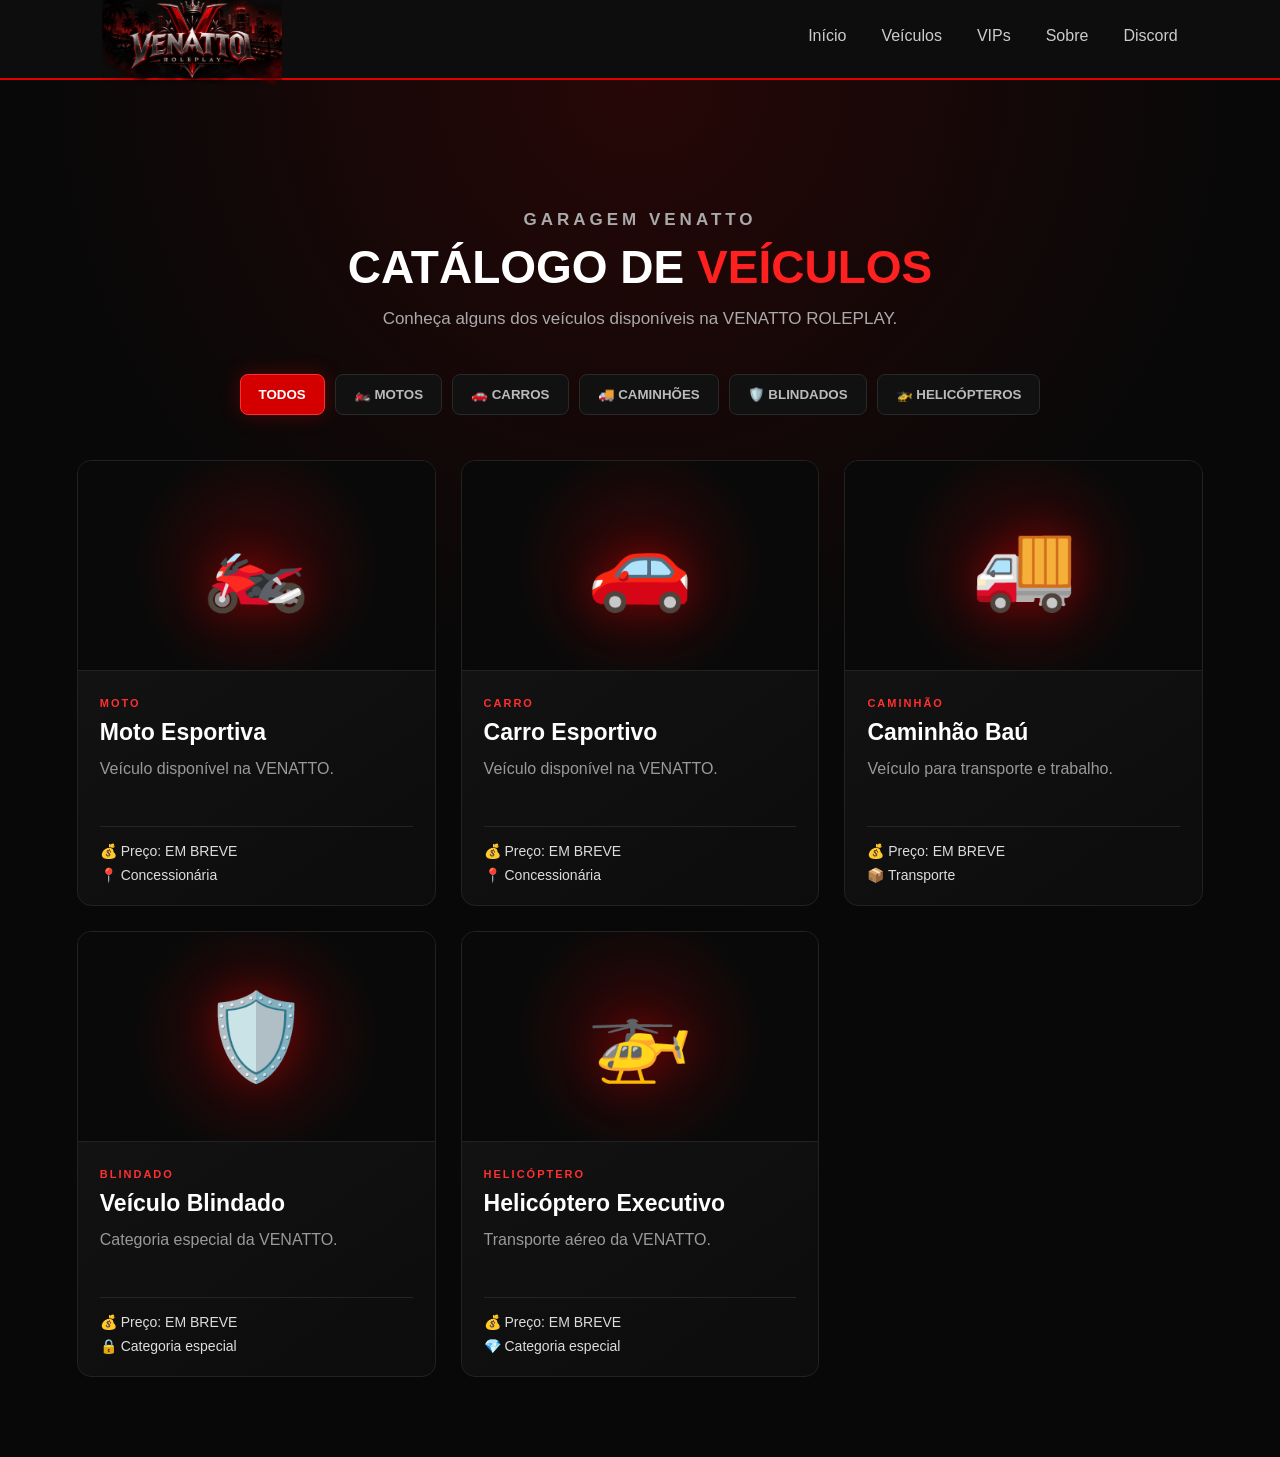
<file: veiculos.html>
<!DOCTYPE html>
<html lang="pt-BR">

<head>
    <meta charset="UTF-8">
    <meta name="viewport" content="width=device-width, initial-scale=1.0">

    <title>Veículos | VENATTO ROLEPLAY</title>

    <link rel="stylesheet" href="style.css">
</head>

<body>

    <header>
        <a href="index.html" class="logo">
    <img src="img/logo-venatto.png" alt="VENATTO ROLEPLAY">
</a>

        <nav>
            <a href="index.html">Início</a>
            <a href="veiculos.html">Veículos</a>
            <a href="index.html#vips">VIPs</a>
            <a href="index.html#sobre">Sobre</a>
            <a href="index.html#discord">Discord</a>
        </nav>
    </header>


    <main class="pagina-veiculos">

        <section class="veiculos-topo">

            <p class="veiculos-tag">GARAGEM VENATTO</p>

            <h2>CATÁLOGO DE <span>VEÍCULOS</span></h2>

            <p>
                Conheça alguns dos veículos disponíveis na
                VENATTO ROLEPLAY.
            </p>

        </section>


        <!-- CATEGORIAS -->

        <div class="veiculos-categorias">

            <button class="categoria ativa" data-categoria="todos">
                TODOS
            </button>

            <button class="categoria" data-categoria="motos">
                🏍️ MOTOS
            </button>

            <button class="categoria" data-categoria="carros">
                🚗 CARROS
            </button>

            <button class="categoria" data-categoria="caminhoes">
                🚚 CAMINHÕES
            </button>

            <button class="categoria" data-categoria="blindados">
                🛡️ BLINDADOS
            </button>

            <button class="categoria" data-categoria="helicopteros">
                🚁 HELICÓPTEROS
            </button>

        </div>


        <!-- CATÁLOGO -->

        <section class="catalogo-veiculos">


            <!-- MOTO -->

            <div class="veiculo-card" data-categoria="motos">

                <div class="veiculo-imagem">
                    <span>🏍️</span>
                </div>

                <div class="veiculo-info">

                    <span class="veiculo-tipo">
                        MOTO
                    </span>

                    <h3>Moto Esportiva</h3>

                    <p>
                        Veículo disponível na VENATTO.
                    </p>

                    <div class="veiculo-detalhes">

                        <span>💰 Preço: EM BREVE</span>

                        <span>
                            📍 Concessionária
                        </span>

                    </div>

                </div>

            </div>


            <!-- CARRO -->

            <div class="veiculo-card" data-categoria="carros">

                <div class="veiculo-imagem">
                    <span>🚗</span>
                </div>

                <div class="veiculo-info">

                    <span class="veiculo-tipo">
                        CARRO
                    </span>

                    <h3>Carro Esportivo</h3>

                    <p>
                        Veículo disponível na VENATTO.
                    </p>

                    <div class="veiculo-detalhes">

                        <span>💰 Preço: EM BREVE</span>

                        <span>
                            📍 Concessionária
                        </span>

                    </div>

                </div>

            </div>


            <!-- CAMINHÃO -->

            <div class="veiculo-card" data-categoria="caminhoes">

                <div class="veiculo-imagem">
                    <span>🚚</span>
                </div>

                <div class="veiculo-info">

                    <span class="veiculo-tipo">
                        CAMINHÃO
                    </span>

                    <h3>Caminhão Baú</h3>

                    <p>
                        Veículo para transporte e trabalho.
                    </p>

                    <div class="veiculo-detalhes">

                        <span>💰 Preço: EM BREVE</span>

                        <span>
                            📦 Transporte
                        </span>

                    </div>

                </div>

            </div>


            <!-- BLINDADO -->

            <div class="veiculo-card" data-categoria="blindados">

                <div class="veiculo-imagem">
                    <span>🛡️</span>
                </div>

                <div class="veiculo-info">

                    <span class="veiculo-tipo">
                        BLINDADO
                    </span>

                    <h3>Veículo Blindado</h3>

                    <p>
                        Categoria especial da VENATTO.
                    </p>

                    <div class="veiculo-detalhes">

                        <span>💰 Preço: EM BREVE</span>

                        <span>
                            🔒 Categoria especial
                        </span>

                    </div>

                </div>

            </div>


            <!-- HELICÓPTERO -->

            <div class="veiculo-card" data-categoria="helicopteros">

                <div class="veiculo-imagem">
                    <span>🚁</span>
                </div>

                <div class="veiculo-info">

                    <span class="veiculo-tipo">
                        HELICÓPTERO
                    </span>

                    <h3>Helicóptero Executivo</h3>

                    <p>
                        Transporte aéreo da VENATTO.
                    </p>

                    <div class="veiculo-detalhes">

                        <span>💰 Preço: EM BREVE</span>

                        <span>
                            💎 Categoria especial
                        </span>

                    </div>

                </div>

            </div>


        </section>

    </main>


    <script>

        const botoes =
            document.querySelectorAll('.categoria');

        const veiculos =
            document.querySelectorAll('.veiculo-card');


        botoes.forEach(botao => {

            botao.addEventListener('click', () => {

                botoes.forEach(b => {
                    b.classList.remove('ativa');
                });

                botao.classList.add('ativa');

                const categoria =
                    botao.dataset.categoria;


                veiculos.forEach(veiculo => {

                    if (
                        categoria === 'todos' ||
                        veiculo.dataset.categoria === categoria
                    ) {

                        veiculo.style.display = 'block';

                    } else {

                        veiculo.style.display = 'none';

                    }

                });

            });

        });

    </script>


</body>

</html>
</file>
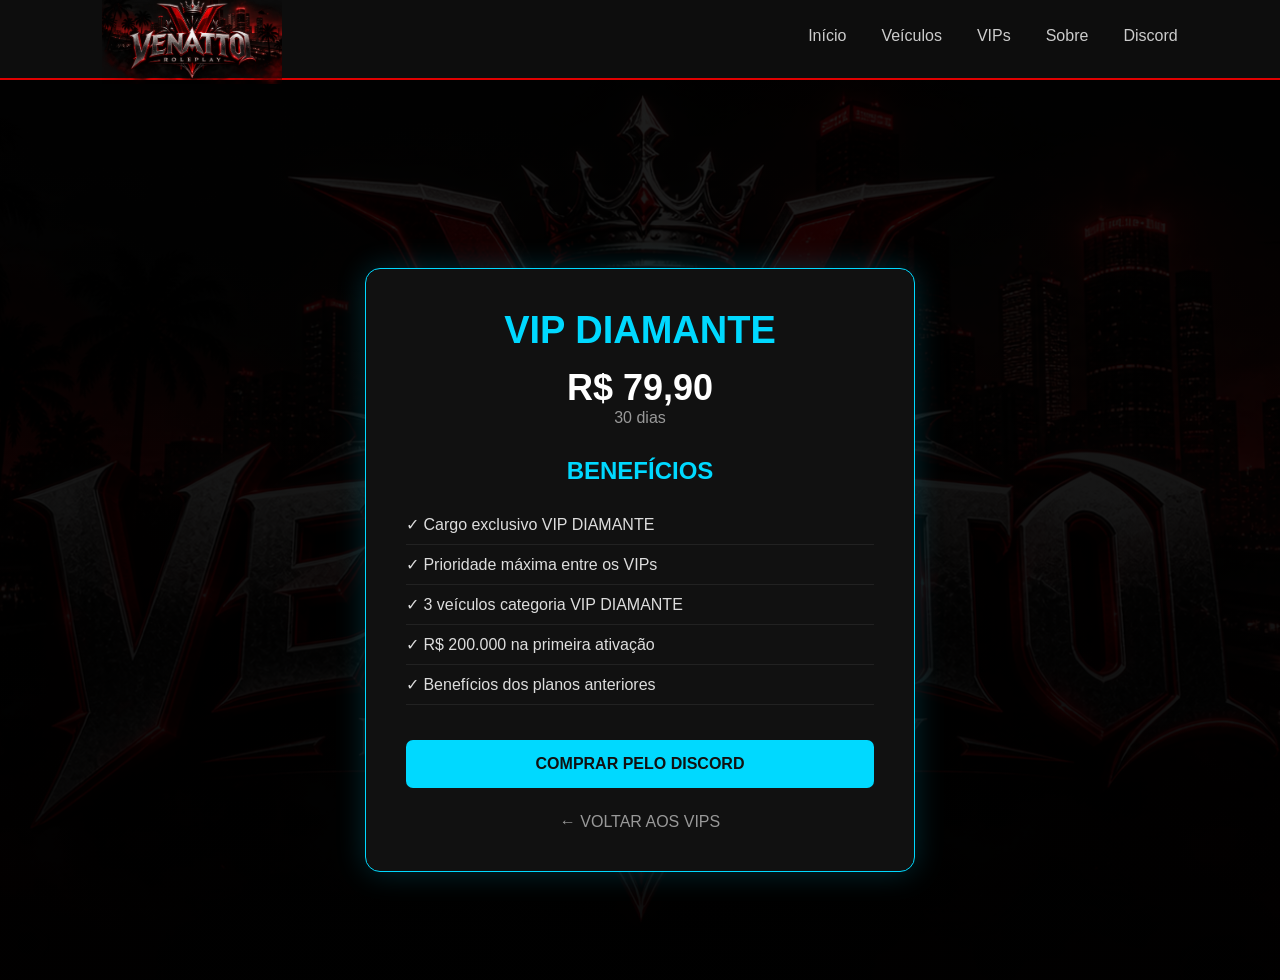
<file: vip-diamante.html>
<!DOCTYPE html>
<html lang="pt-BR">
<head>
    <meta charset="UTF-8">
    <meta name="viewport" content="width=device-width, initial-scale=1.0">
    <title>VIP Diamante | VENATTO ROLEPLAY</title>
    <link rel="stylesheet" href="style.css">
</head>

<body>

<header>
    <a href="index.html" class="logo">
    <img src="img/logo-venatto.png" alt="VENATTO ROLEPLAY">
</a>
    <nav>
    <a href="index.html">Início</a>
    <a href="veiculos.html">Veículos</a>
    <a href="index.html#vips">VIPs</a>
    <a href="index.html#sobre">Sobre</a>
    <a href="index.html#discord">Discord</a>
</nav>
</header>

<section class="pagina-vip">
    <div class="vip-detalhes diamante">

        <h1>VIP DIAMANTE</h1>
        <div class="preco-vip">R$ 79,90</div>
        <p class="duracao-vip">30 dias</p>

        <h2>BENEFÍCIOS</h2>

        <ul>
            <li>✓ Cargo exclusivo VIP DIAMANTE</li>
            <li>✓ Prioridade máxima entre os VIPs</li>
            <li>✓ 3 veículos categoria VIP DIAMANTE</li>
            <li>✓ R$ 200.000 na primeira ativação</li>
            <li>✓ Benefícios dos planos anteriores</li>
        </ul>

        <a href="https://discord.com/channels/1553443917125525644/1553448252702199879"
           target="_blank"
           class="comprar-discord">
            COMPRAR PELO DISCORD
        </a>

        <a href="index.html#vips" class="voltar-vips">
            ← VOLTAR AOS VIPS
        </a>

    </div>
</section>

</body>
</html>
</file>
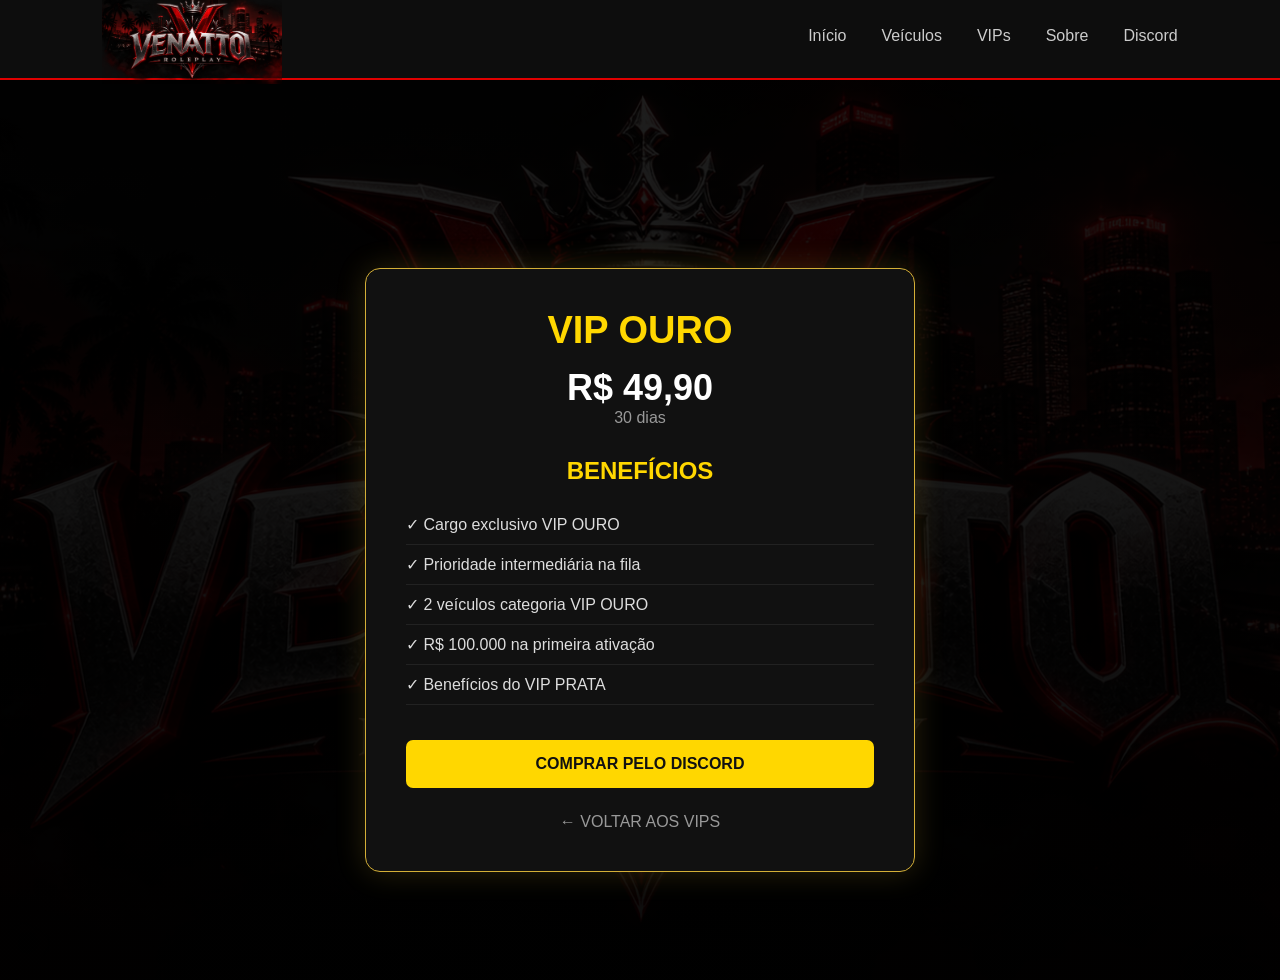
<file: vip-ouro.html>
<!DOCTYPE html>
<html lang="pt-BR">
<head>
    <meta charset="UTF-8">
    <meta name="viewport" content="width=device-width, initial-scale=1.0">
    <title>VIP Ouro | VENATTO ROLEPLAY</title>
    <link rel="stylesheet" href="style.css">
</head>

<body>

<header>
    <a href="index.html" class="logo">
    <img src="img/logo-venatto.png" alt="VENATTO ROLEPLAY">
</a>
    <nav>
    <a href="index.html">Início</a>
    <a href="veiculos.html">Veículos</a>
    <a href="index.html#vips">VIPs</a>
    <a href="index.html#sobre">Sobre</a>
    <a href="index.html#discord">Discord</a>
</nav>
</header>

<section class="pagina-vip">
    <div class="vip-detalhes ouro">

        <h1>VIP OURO</h1>
        <div class="preco-vip">R$ 49,90</div>
        <p class="duracao-vip">30 dias</p>

        <h2>BENEFÍCIOS</h2>

        <ul>
            <li>✓ Cargo exclusivo VIP OURO</li>
            <li>✓ Prioridade intermediária na fila</li>
            <li>✓ 2 veículos categoria VIP OURO</li>
            <li>✓ R$ 100.000 na primeira ativação</li>
            <li>✓ Benefícios do VIP PRATA</li>
        </ul>

        <a href="https://discord.com/channels/1553443917125525644/1553448252702199879"
           target="_blank"
           class="comprar-discord">
            COMPRAR PELO DISCORD
        </a>

        <a href="index.html#vips" class="voltar-vips">
            ← VOLTAR AOS VIPS
        </a>

    </div>
</section>

</body>
</html>
</file>
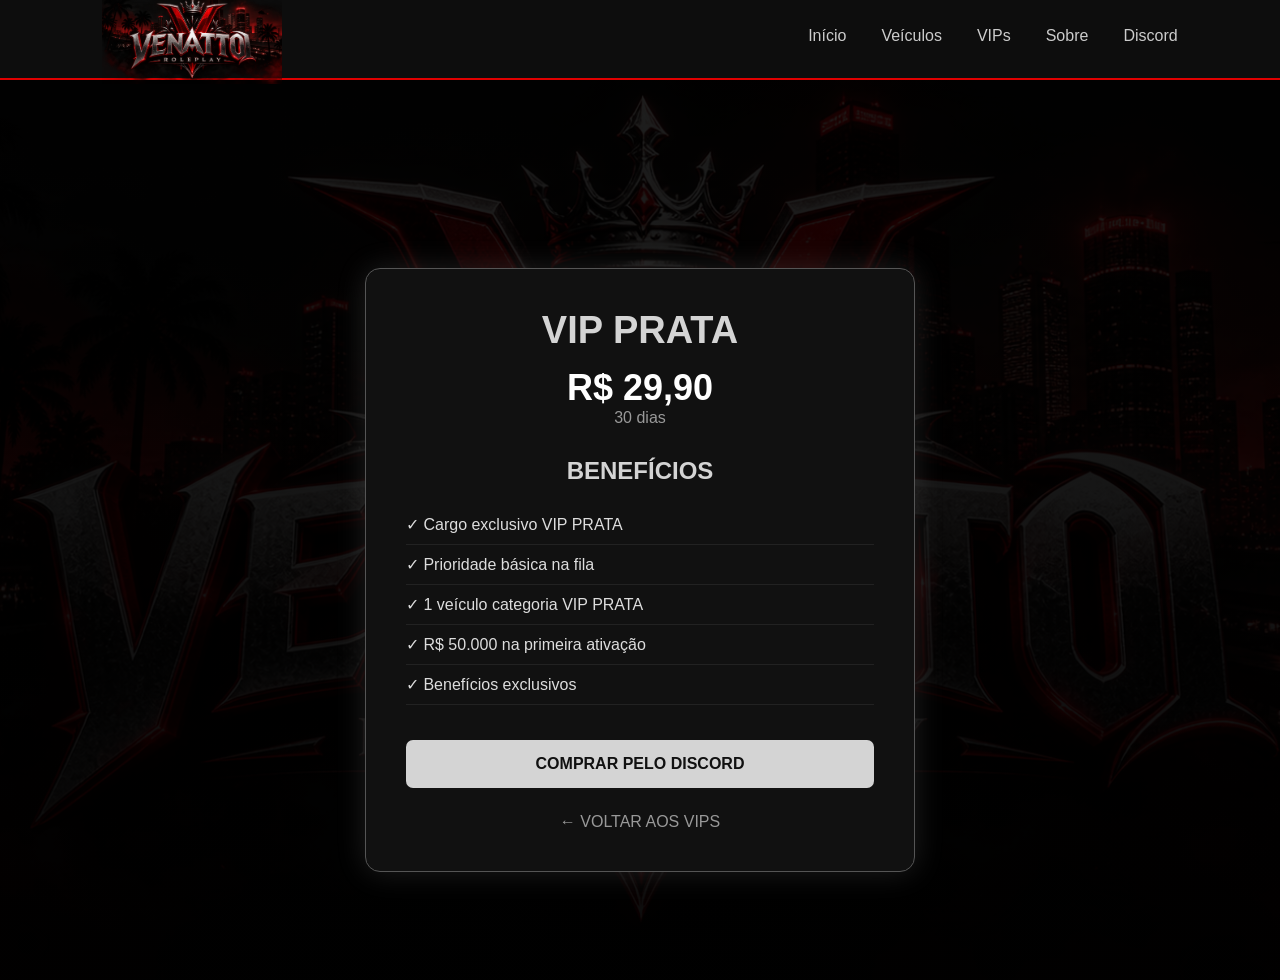
<file: vip-prata.html>
<!DOCTYPE html>
<html lang="pt-BR">
<head>
    <meta charset="UTF-8">
    <meta name="viewport" content="width=device-width, initial-scale=1.0">
    <title>VIP Prata | VENATTO ROLEPLAY</title>
    <link rel="stylesheet" href="style.css">
</head>

<body>

    <header>
        <a href="index.html" class="logo">
    <img src="img/logo-venatto.png" alt="VENATTO ROLEPLAY">
</a>
        <nav>
    <a href="index.html">Início</a>
    <a href="veiculos.html">Veículos</a>
    <a href="index.html#vips">VIPs</a>
    <a href="index.html#sobre">Sobre</a>
    <a href="index.html#discord">Discord</a>
</nav>
    </header>

    <section class="pagina-vip">
        <div class="vip-detalhes prata">

            <h1>VIP PRATA</h1>
            <div class="preco-vip">R$ 29,90</div>
            <p class="duracao-vip">30 dias</p>

            <h2>BENEFÍCIOS</h2>

            <ul>
                <li>✓ Cargo exclusivo VIP PRATA</li>
                <li>✓ Prioridade básica na fila</li>
                <li>✓ 1 veículo categoria VIP PRATA</li>
                <li>✓ R$ 50.000 na primeira ativação</li>
                <li>✓ Benefícios exclusivos</li>
            </ul>

            <a href="https://discord.com/channels/1553443917125525644/1553448252702199879"
               target="_blank"
               class="comprar-discord">
                COMPRAR PELO DISCORD
            </a>

            <a href="index.html#vips" class="voltar-vips">
                ← VOLTAR AOS VIPS
            </a>

        </div>
    </section>

</body>
</html>
</file>
<file: style.css>
* {
    margin: 0;
    padding: 0;
    box-sizing: border-box;
}

html {
    scroll-behavior: smooth;
}

body {
    background-color: #080808;
    color: #ffffff;
    font-family: Arial, sans-serif;
}

header {
    width: 100%;
    height: 80px;
    background-color: #0d0d0d;

    display: flex;
    align-items: center;
    justify-content: space-between;

    padding: 0 8%;
    border-bottom: 2px solid #e00000;
}

header h1 {
    color: #ffffff;
    font-size: 24px;
}

nav {
    display: flex;
    gap: 35px;
}

nav a {
    color: #cccccc;
    text-decoration: none;
    font-size: 16px;
    transition: 0.3s;
}

nav a:hover {
    color: #ff0000;
}

#inicio {
    min-height: 650px;

    display: flex;
    flex-direction: column;
    justify-content: center;
    align-items: center;

    text-align: center;
}

#inicio h2 {
    font-size: 64px;
    color: #ffffff;
}

#inicio p {
    margin-top: 15px;
    font-size: 22px;
    color: #ff1a1a;
}

#vips {
    min-height: 600px;
    padding: 80px 8%;
    text-align: center;
}

#vips h2 {
    font-size: 38px;
    margin-bottom: 40px;
}

.vip-container {
    display: flex;
    justify-content: center;
    align-items: stretch;
    gap: 30px;
    flex-wrap: wrap;
}

.vip-card {
    position: relative;
    background: #111111;
    width: 320px;
    padding: 35px 25px;
    border-radius: 15px;
    transition: 0.3s;
}

.vip-card:hover {
    transform: translateY(-10px);
}

.vip-card h3 {
    font-size: 25px;
    margin-bottom: 20px;
}

.vip-card .preco {
    font-size: 38px;
    font-weight: bold;
}

.vip-card span {
    color: #999999;
}

.vip-card ul {
    list-style: none;
    text-align: left;
    margin: 30px 0;
}

.vip-card li {
    margin: 15px 0;
    color: #dddddd;
}

.vip-card button {
    width: 100%;
    padding: 14px;
    border: none;
    border-radius: 8px;
    font-weight: bold;
    cursor: pointer;
    transition: 0.3s;
}

/* VIP PRATA */

.prata {
    border: 2px solid #a8a8a8;
}

.prata h3,
.prata .preco {
    color: #d6d6d6;
}

.prata button {
    background: #c0c0c0;
    color: #111111;
}

/* VIP OURO */

.ouro {
    border: 2px solid #ffc400;
    box-shadow: 0 0 25px rgba(255, 196, 0, 0.20);
}

.ouro h3,
.ouro .preco {
    color: #ffc400;
}

.ouro button {
    background: #ffc400;
    color: #111111;
}

/* VIP DIAMANTE */

.diamante {
    border: 2px solid #00d9ff;
}

.diamante h3,
.diamante .preco {
    color: #00d9ff;
}

.diamante button {
    background: #00d9ff;
    color: #111111;
}

/* MAIS POPULAR */

.destaque {
    position: absolute;
    top: -14px;
    left: 50%;
    transform: translateX(-50%);

    background: #ffc400;
    color: #111111;

    padding: 7px 18px;
    border-radius: 20px;

    font-size: 12px;
    font-weight: bold;
}

/* ===== INÍCIO VENATTO ===== */

#inicio {
    min-height: calc(100vh - 80px);
    position: relative;
    overflow: hidden;

    display: flex;
    justify-content: center;
    align-items: center;

    background:
        radial-gradient(circle at center, rgba(180, 0, 0, 0.20), transparent 50%),
        linear-gradient(180deg, #080808 0%, #0d0000 55%, #080808 100%);
}

#inicio::before {
    content: "";
    position: absolute;
    width: 600px;
    height: 600px;
    background: #d00000;
    filter: blur(200px);
    opacity: 0.12;
    border-radius: 50%;
}

.inicio-conteudo {
    position: relative;
    z-index: 2;
    max-width: 900px;
    padding: 40px 20px;
    text-align: center;
}

#inicio .bem-vindo {
    color: #e00000;
    font-size: 15px;
    font-weight: bold;
    letter-spacing: 5px;
    margin-bottom: 15px;
}

#inicio h2 {
    font-size: 72px;
    line-height: 1;
    color: #ffffff;
}

#inicio h2 span {
    color: #e00000;
}

#inicio .slogan {
    margin-top: 20px;
    font-size: 27px;
    color: #ffffff;
    font-weight: bold;
}

#inicio .descricao {
    max-width: 620px;
    margin: 20px auto 0;
    color: #aaaaaa;
    font-size: 17px;
    line-height: 1.7;
}

.inicio-botoes {
    margin-top: 35px;
    display: flex;
    justify-content: center;
    gap: 15px;
    flex-wrap: wrap;
}

.inicio-botoes a {
    padding: 15px 25px;
    border-radius: 7px;
    text-decoration: none;
    font-size: 14px;
    font-weight: bold;
    transition: 0.3s;
}

.btn-vip {
    background: #d00000;
    color: white;
    border: 2px solid #d00000;
}

.btn-vip:hover {
    background: #ff0000;
    border-color: #ff0000;
    transform: translateY(-3px);
    box-shadow: 0 0 20px rgba(255, 0, 0, 0.35);
}

.btn-discord {
    background: transparent;
    color: white;
    border: 2px solid #444444;
}

.btn-discord:hover {
    border-color: #e00000;
    color: #ff3333;
    transform: translateY(-3px);
}

.logo-inicio {
    width: 360px;
    max-width: 85%;
    height: auto;

    display: block;
    margin: 0 auto 20px;

    filter: drop-shadow(0 0 20px rgba(255, 0, 0, 0.25));
}

/* ===== FUNDO DA HOME ===== */

#inicio {
    background:
        linear-gradient(
            rgba(0, 0, 0, 0.72),
            rgba(20, 0, 0, 0.82)
        ),
        url("img/logo-venatto.png");

    background-size: cover;
    background-position: center;
    background-repeat: no-repeat;
    background-attachment: fixed;
}

/* ===== SOBRE A VENATTO ===== */

#sobre {
    min-height: 650px;
    padding: 100px 20px;
    background:
        radial-gradient(circle at center, rgba(180, 0, 0, 0.12), transparent 55%),
        #080808;

    display: flex;
    align-items: center;
    justify-content: center;
}

.sobre-conteudo {
    width: 100%;
    max-width: 1050px;
    text-align: center;
}

.sobre-tag {
    color: #e00000;
    font-size: 13px;
    font-weight: bold;
    letter-spacing: 4px;
    margin-bottom: 12px;
}

#sobre h2 {
    font-size: 45px;
    color: #ffffff;
    margin-bottom: 30px;
}

#sobre h2 span {
    color: #e00000;
}

#sobre > .sobre-conteudo > p:not(.sobre-tag) {
    max-width: 750px;
    margin: 12px auto;
    color: #aaaaaa;
    font-size: 17px;
    line-height: 1.7;
}

.sobre-destaques {
    display: flex;
    justify-content: center;
    gap: 25px;
    flex-wrap: wrap;
    margin-top: 50px;
}

.sobre-destaques div {
    width: 270px;
    padding: 30px 20px;

    background: #101010;
    border: 1px solid #292929;
    border-radius: 12px;

    transition: 0.3s;
}

.sobre-destaques div:hover {
    transform: translateY(-7px);
    border-color: #d00000;
    box-shadow: 0 0 25px rgba(255, 0, 0, 0.12);
}

.sobre-destaques strong {
    display: block;
    color: #ffffff;
    font-size: 18px;
    margin-bottom: 10px;
}

.sobre-destaques span {
    color: #888888;
    font-size: 14px;
}

/* ===== DISCORD VENATTO ===== */

#discord {
    min-height: 550px;
    padding: 100px 20px;

    display: flex;
    align-items: center;
    justify-content: center;

    text-align: center;

    background:
        radial-gradient(circle at center, rgba(224, 0, 0, 0.15), transparent 55%),
        linear-gradient(180deg, #080808 0%, #110000 100%);

    border-top: 1px solid #1f1f1f;
}

.discord-conteudo {
    width: 100%;
    max-width: 750px;
}

.discord-tag {
    color: #e00000;
    font-size: 13px;
    font-weight: bold;
    letter-spacing: 4px;
    margin-bottom: 15px;
}

#discord h2 {
    color: #ffffff;
    font-size: 45px;
    margin-bottom: 25px;
}

#discord h2 span {
    color: #e00000;
}

#discord p:not(.discord-tag) {
    max-width: 650px;
    margin: 0 auto;
    color: #aaaaaa;
    font-size: 17px;
    line-height: 1.7;
}

.discord-botao {
    display: inline-block;
    margin-top: 35px;

    padding: 16px 35px;

    background: #d00000;
    color: #ffffff;

    border: 2px solid #d00000;
    border-radius: 7px;

    text-decoration: none;
    font-size: 14px;
    font-weight: bold;

    transition: 0.3s;
}

.discord-botao:hover {
    background: #ff0000;
    border-color: #ff0000;

    transform: translateY(-3px);
    box-shadow: 0 0 25px rgba(255, 0, 0, 0.35);
}

/* ===== BOTÃO COMPRAR VIP ===== */

.btn-comprar-vip {
    display: block;
    width: 100%;
    padding: 14px;

    border-radius: 8px;
    text-decoration: none;
    text-align: center;

    font-weight: bold;
    cursor: pointer;
    transition: 0.3s;
}

.prata .btn-comprar-vip {
    background: #c0c0c0;
    color: #111111;
}

.prata .btn-comprar-vip:hover {
    background: #e0e0e0;
    transform: translateY(-3px);
}

/* BOTÃO VIP OURO */

.ouro .btn-comprar-vip {
    background: #ffc400;
    color: #111111;
}

.ouro .btn-comprar-vip:hover {
    background: #ffd633;
    transform: translateY(-3px);
}


/* BOTÃO VIP DIAMANTE */

.diamante .btn-comprar-vip {
    background: #00d9ff;
    color: #111111;
}

.diamante .btn-comprar-vip:hover {
    background: #4be5ff;
    transform: translateY(-3px);
}

/* ===== RESPONSIVO CELULAR ===== */

@media (max-width: 768px) {

    header {
        height: auto;
        padding: 20px;
        flex-direction: column;
        gap: 18px;
    }

    header h1 {
        font-size: 20px;
    }

    nav {
        gap: 18px;
        flex-wrap: wrap;
        justify-content: center;
    }

    nav a {
        font-size: 14px;
    }

    #inicio {
        min-height: 750px;
        background-attachment: scroll;
    }

    #inicio h2 {
        font-size: 46px;
    }

    #inicio .slogan {
        font-size: 22px;
    }

    #inicio .descricao {
        font-size: 15px;
    }

    .inicio-botoes {
        flex-direction: column;
        align-items: center;
    }

    .inicio-botoes a {
        width: 100%;
        max-width: 300px;
    }

    #vips {
        padding: 70px 20px;
    }

    #vips h2 {
        font-size: 32px;
    }

    .vip-card {
        width: 100%;
        max-width: 340px;
    }

    #sobre h2,
    #discord h2 {
        font-size: 34px;
    }

    .sobre-destaques div {
        width: 100%;
        max-width: 340px;
    }
}

/* ===== PÁGINA VIP PRATA ===== */

.pagina-vip {
    min-height: 100vh;
    padding: 140px 20px 60px;
    display: flex;
    justify-content: center;
    align-items: center;
    background:
        linear-gradient(rgba(0, 0, 0, 0.88), rgba(0, 0, 0, 0.95)),
        url("img/logo-venatto.png") center/cover no-repeat;
}

.vip-detalhes {
    width: 100%;
    max-width: 550px;
    background: #111;
    border: 1px solid #555;
    border-radius: 15px;
    padding: 40px;
    text-align: center;
}

.vip-detalhes.prata {
    box-shadow: 0 0 30px rgba(200, 200, 200, 0.15);
}

.vip-detalhes h1 {
    font-size: 38px;
    color: #d4d4d4;
    margin-bottom: 15px;
}

.preco-vip {
    font-size: 36px;
    font-weight: bold;
    color: #fff;
}

.duracao-vip {
    color: #999;
    margin-bottom: 30px;
}

.vip-detalhes h2 {
    color: #d4d4d4;
    margin-bottom: 20px;
}

.vip-detalhes ul {
    list-style: none;
    padding: 0;
    margin-bottom: 35px;
    text-align: left;
}

.vip-detalhes li {
    padding: 10px 0;
    border-bottom: 1px solid #222;
    color: #ddd;
}

.comprar-discord {
    display: block;
    padding: 15px;
    background: #d4d4d4;
    color: #111;
    text-decoration: none;
    font-weight: bold;
    border-radius: 7px;
    transition: 0.3s;
}

.comprar-discord:hover {
    background: #fff;
    transform: translateY(-2px);
}

.voltar-vips {
    display: inline-block;
    margin-top: 25px;
    color: #999;
    text-decoration: none;
}

.voltar-vips:hover {
    color: #fff;
}

@media (max-width: 600px) {
    .vip-detalhes {
        padding: 30px 20px;
    }

    .vip-detalhes h1 {
        font-size: 30px;
    }

    .preco-vip {
        font-size: 30px;
    }
}

/* ===== VIP OURO ===== */

.vip-detalhes.ouro {
    border-color: #d4af37;
    box-shadow: 0 0 30px rgba(212, 175, 55, 0.20);
}

.vip-detalhes.ouro h1,
.vip-detalhes.ouro h2 {
    color: #ffd700;
}

.vip-detalhes.ouro .comprar-discord {
    background: #ffd700;
    color: #111;
}

.vip-detalhes.ouro .comprar-discord:hover {
    background: #ffe44d;
}


/* ===== VIP DIAMANTE ===== */

.vip-detalhes.diamante {
    border-color: #00d9ff;
    box-shadow: 0 0 30px rgba(0, 217, 255, 0.20);
}

.vip-detalhes.diamante h1,
.vip-detalhes.diamante h2 {
    color: #00d9ff;
}

.vip-detalhes.diamante .comprar-discord {
    background: #00d9ff;
    color: #111;
}

.vip-detalhes.diamante .comprar-discord:hover {
    background: #5ce8ff;
}

/* =========================================
   CATÁLOGO DE VEÍCULOS - VENATTO ROLEPLAY
========================================= */

.pagina-veiculos {
    min-height: 100vh;
    padding: 130px 6% 80px;
    background:
        radial-gradient(circle at top, rgba(180, 0, 0, 0.18), transparent 40%),
        #080808;
    color: white;
}

/* TOPO */

.veiculos-topo {
    max-width: 900px;
    margin: 0 auto 45px;
    text-align: center;
}

.veiculos-tag {
    color: #ff2020;
    font-size: 14px;
    font-weight: bold;
    letter-spacing: 4px;
    margin-bottom: 10px;
}

.veiculos-topo h2 {
    font-size: 46px;
    margin: 0 0 15px;
}

.veiculos-topo h2 span {
    color: #ff2020;
}

.veiculos-topo p {
    color: #aaa;
    font-size: 17px;
}


/* CATEGORIAS */

.veiculos-categorias {
    display: flex;
    justify-content: center;
    flex-wrap: wrap;
    gap: 10px;
    margin-bottom: 45px;
}

.categoria {
    padding: 12px 18px;
    border: 1px solid #292929;
    border-radius: 8px;
    background: #111;
    color: #bbb;
    font-weight: bold;
    cursor: pointer;
    transition: 0.25s;
}

.categoria:hover {
    border-color: #ff2020;
    color: white;
    transform: translateY(-2px);
}

.categoria.ativa {
    background: #d40000;
    border-color: #ff3030;
    color: white;
    box-shadow: 0 0 20px rgba(255, 0, 0, 0.25);
}


/* GRID DOS VEÍCULOS */

.catalogo-veiculos {
    width: 100%;
    max-width: 1300px;
    margin: auto;

    display: grid;
    grid-template-columns:
        repeat(auto-fit, minmax(280px, 1fr));

    gap: 25px;
}


/* CARD */

.veiculo-card {
    overflow: hidden;
    border: 1px solid #222;
    border-radius: 14px;
    background: linear-gradient(
        145deg,
        #151515,
        #0c0c0c
    );

    transition: 0.3s;
}

.veiculo-card:hover {
    transform: translateY(-7px);
    border-color: #8d0000;
    box-shadow:
        0 15px 35px rgba(0, 0, 0, 0.6),
        0 0 20px rgba(255, 0, 0, 0.12);
}


/* IMAGEM DO VEÍCULO */

.veiculo-imagem {
    height: 210px;

    display: flex;
    align-items: center;
    justify-content: center;

    background:
        radial-gradient(
            circle,
            rgba(190, 0, 0, 0.25),
            transparent 60%
        ),
        #090909;

    border-bottom: 1px solid #222;
}

.veiculo-imagem span {
    font-size: 85px;
    filter: drop-shadow(
        0 0 20px rgba(255, 0, 0, 0.35)
    );
}


/* INFORMAÇÕES */

.veiculo-info {
    padding: 22px;
}

.veiculo-tipo {
    display: inline-block;
    margin-bottom: 10px;

    color: #ff3030;
    font-size: 11px;
    font-weight: bold;
    letter-spacing: 2px;
}

.veiculo-info h3 {
    margin: 0 0 10px;
    font-size: 23px;
}

.veiculo-info p {
    color: #999;
    line-height: 1.6;
    min-height: 50px;
}


/* PREÇO / LOCAL */

.veiculo-detalhes {
    display: flex;
    flex-direction: column;
    gap: 8px;

    margin-top: 20px;
    padding-top: 16px;

    border-top: 1px solid #252525;

    color: #ddd;
    font-size: 14px;
}


/* RESPONSIVO */

@media (max-width: 700px) {

    .pagina-veiculos {
        padding-left: 20px;
        padding-right: 20px;
    }

    .veiculos-topo h2 {
        font-size: 34px;
    }

    .veiculos-categorias {
        justify-content: flex-start;
    }

    .categoria {
        flex-grow: 1;
    }

}

/* =========================
   RODAPÉ - VENATTO
========================= */

footer {
    background: #080808;
    border-top: 1px solid #222;
    padding: 50px 20px 25px;
    text-align: center;
}

.footer-conteudo {
    max-width: 1200px;
    margin: 0 auto;
}

.footer-conteudo h2 {
    color: white;
    font-size: 26px;
    margin-bottom: 10px;
}

.footer-conteudo h2 span {
    color: #ffbb00;
}

.footer-conteudo > p {
    color: #888;
    margin-bottom: 25px;
}

.footer-links {
    display: flex;
    justify-content: center;
    gap: 30px;
    flex-wrap: wrap;
    margin-bottom: 35px;
}

.footer-links a {
    color: #ccc;
    text-decoration: none;
    font-weight: bold;
    transition: 0.3s;
}

.footer-links a:hover {
    color: #ffbb00;
}

.footer-conteudo .copyright {
    border-top: 1px solid #222;
    padding-top: 20px;
    margin-bottom: 0;
    font-size: 13px;
    color: #555;
}

/* LOGO DO MENU */

.logo {
    display: flex;
    align-items: center;
    text-decoration: none;
}

.logo img {
    width: 180px;
    height: auto;
    display: block;
}

header nav a {
    position: relative;
    padding-bottom: 6px;
}

header nav a::after {
    content: "";
    position: absolute;
    left: 50%;
    bottom: 0;
    width: 0;
    height: 2px;
    background: #e00000;
    transform: translateX(-50%);
    transition: width 0.3s ease;
}

header nav a:hover::after {
    width: 100%;
}

/* =========================
   RESPONSIVO - CELULAR
========================= */

@media (max-width: 600px) {

    header {
        flex-direction: column;
        padding: 15px 10px;
        gap: 15px;
    }

    .logo img {
        width: 180px;
    }

    header nav {
        width: 100%;
        display: flex;
        justify-content: center;
        flex-wrap: wrap;
        gap: 12px;
    }

    header nav a {
        font-size: 13px;
        padding: 5px;
    }

}
</file>
